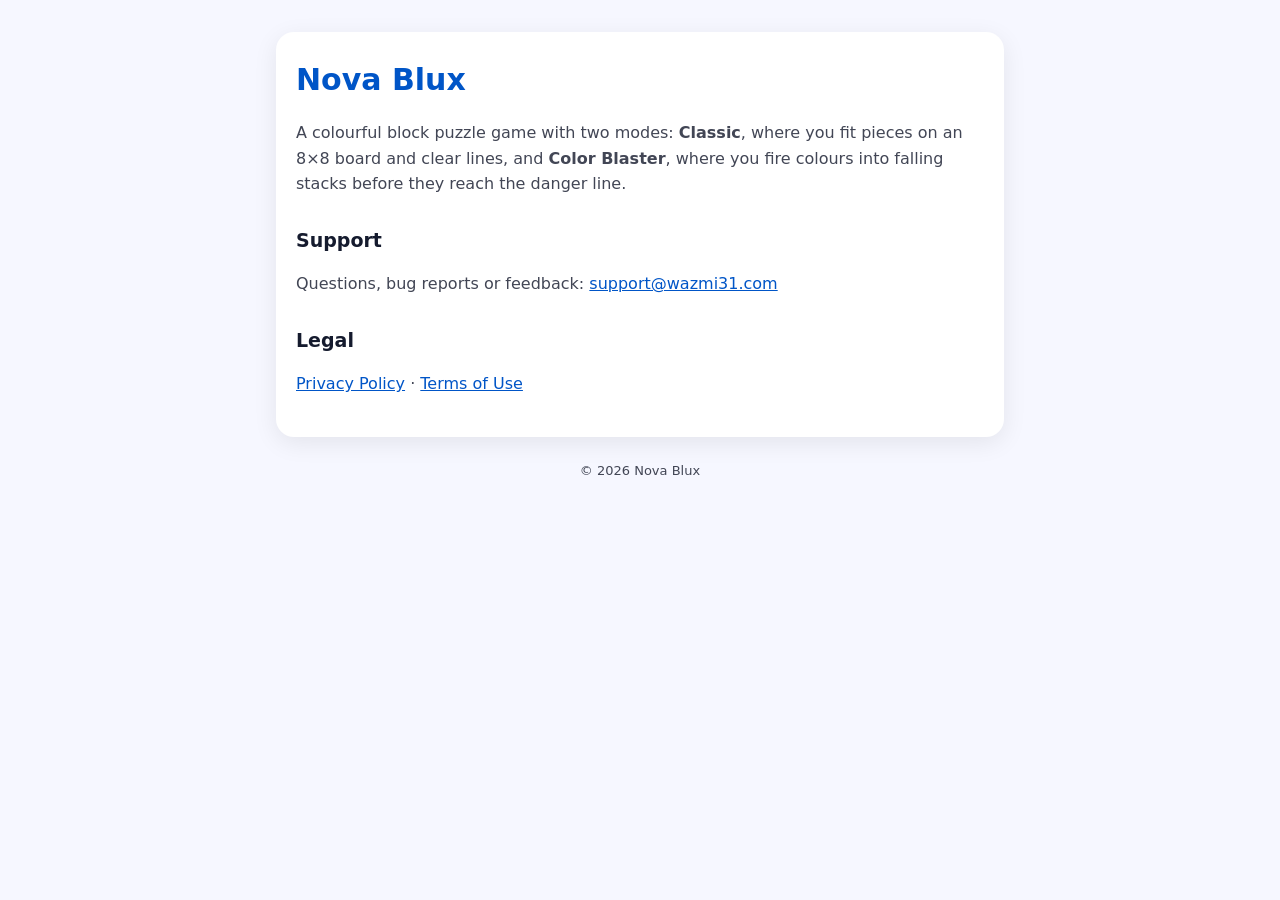
<file: index.html>
<!doctype html>
<html lang="en">
<head>
<meta charset="utf-8"><meta name="viewport" content="width=device-width, initial-scale=1">
<title>Nova Blux</title>
<meta name="description" content="Nova Blux: a colourful block puzzle game with two modes, Classic and Color Blaster.">
<link rel="stylesheet" href="style.css">
</head>
<body><main>
<div class="card">
<h1>Nova Blux</h1>
<p>A colourful block puzzle game with two modes: <b>Classic</b>, where you fit pieces on an 8×8 board and clear lines, and <b>Color Blaster</b>, where you fire colours into falling stacks before they reach the danger line.</p>
<h2>Support</h2>
<p>Questions, bug reports or feedback: <a href="mailto:support@wazmi31.com">support@wazmi31.com</a></p>
<h2>Legal</h2>
<p><a href="privacy.html">Privacy Policy</a> · <a href="terms.html">Terms of Use</a></p>
</div>
<footer>© 2026 Nova Blux</footer>
</main></body></html>
</file>
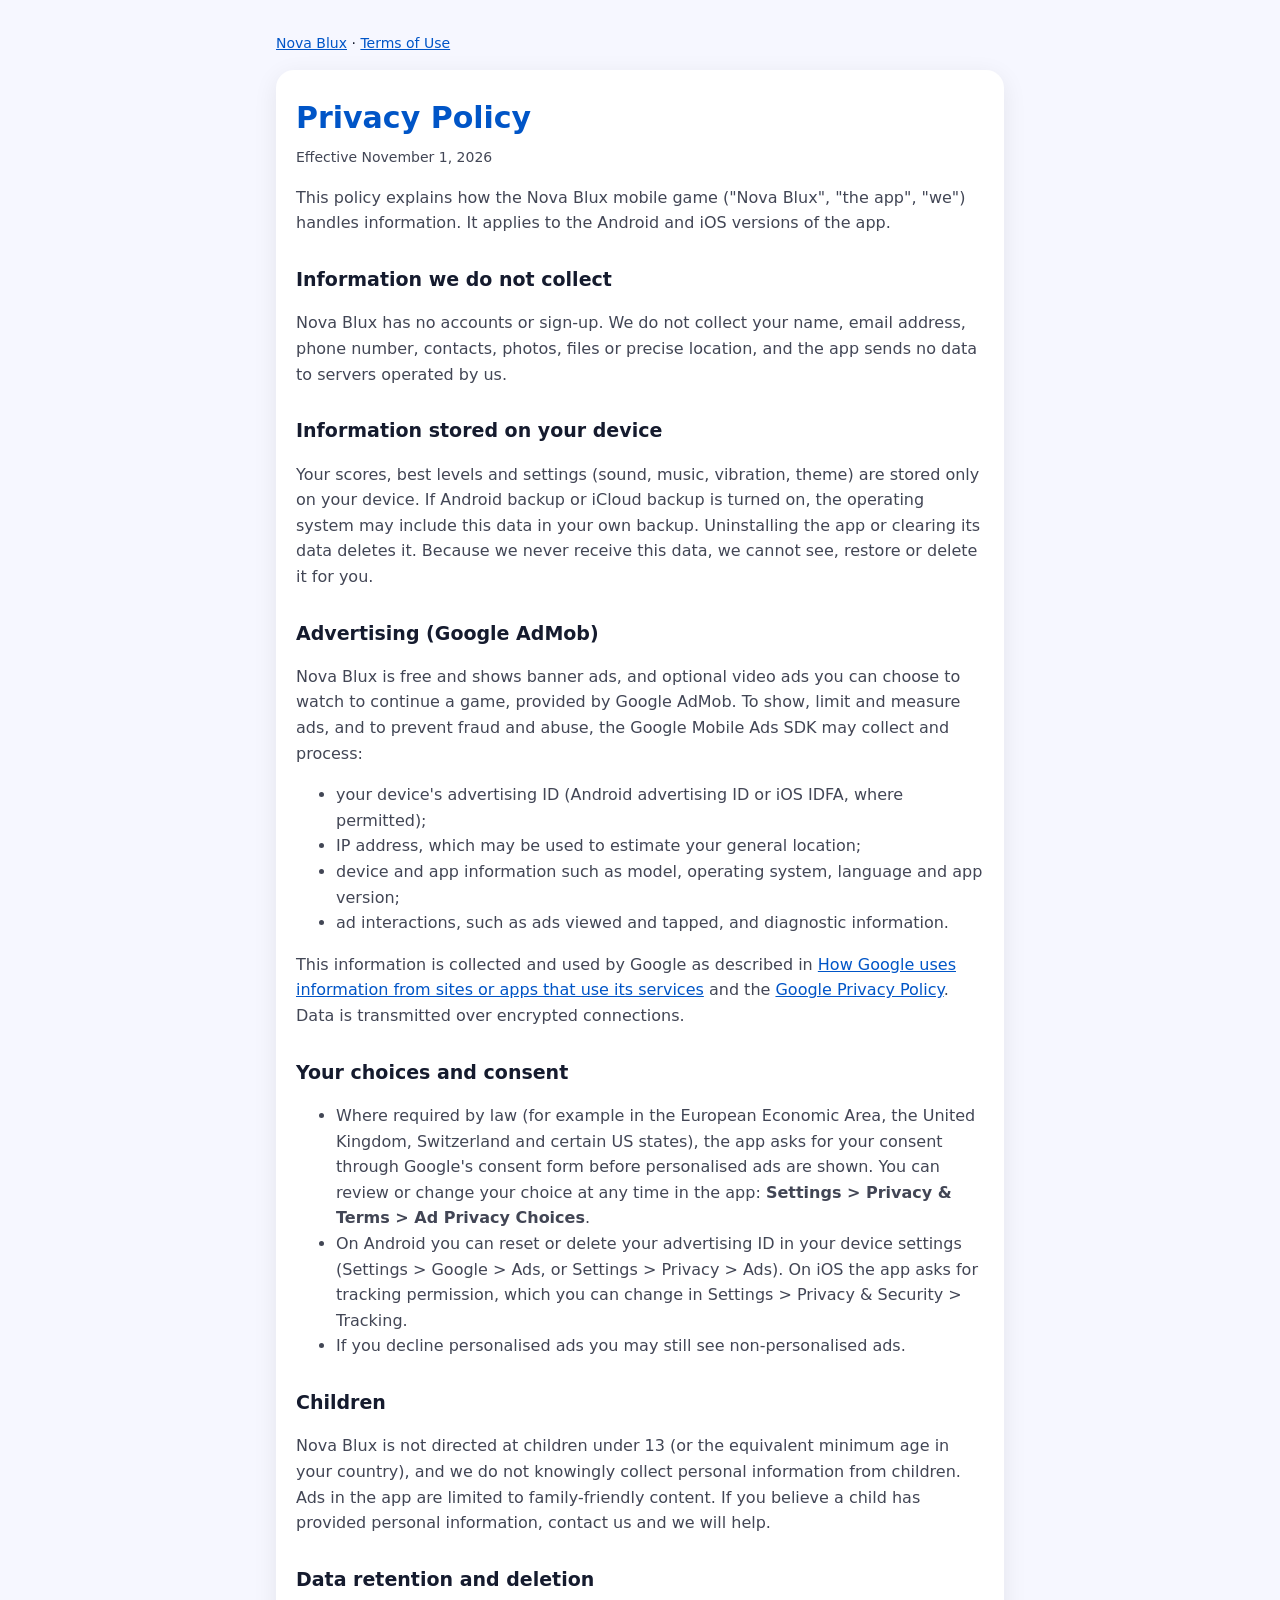
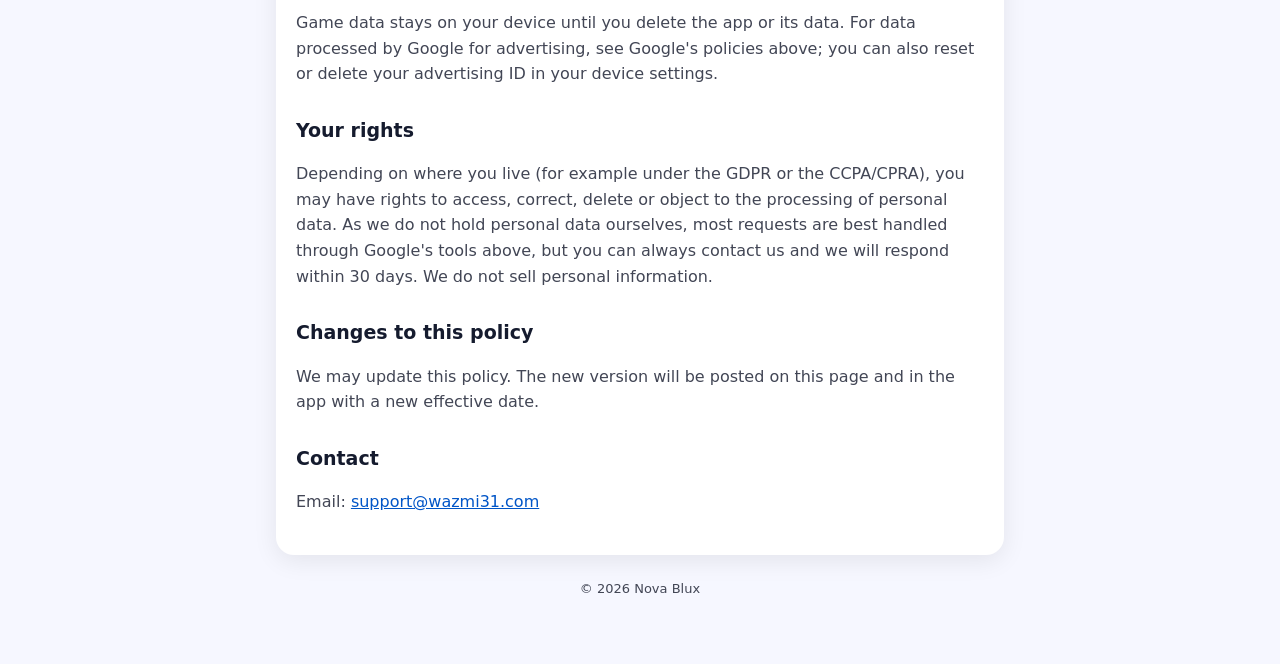
<file: privacy.html>
<!doctype html>
<html lang="en">
<head>
<meta charset="utf-8"><meta name="viewport" content="width=device-width, initial-scale=1">
<title>Nova Blux Privacy Policy</title>
<meta name="description" content="Privacy Policy for the Nova Blux block puzzle game for Android and iOS.">
<link rel="stylesheet" href="style.css">
</head>
<body><main>
<nav><a href="index.html">Nova Blux</a> · <a href="terms.html">Terms of Use</a></nav>
<div class="card">
<h1>Privacy Policy</h1>
<p class="eff">Effective November 1, 2026</p>
<p>This policy explains how the Nova Blux mobile game ("Nova Blux", "the app", "we") handles information. It applies to the Android and iOS versions of the app.</p>

<h2>Information we do not collect</h2>
<p>Nova Blux has no accounts or sign-up. We do not collect your name, email address, phone number, contacts, photos, files or precise location, and the app sends no data to servers operated by us.</p>

<h2>Information stored on your device</h2>
<p>Your scores, best levels and settings (sound, music, vibration, theme) are stored only on your device. If Android backup or iCloud backup is turned on, the operating system may include this data in your own backup. Uninstalling the app or clearing its data deletes it. Because we never receive this data, we cannot see, restore or delete it for you.</p>

<h2>Advertising (Google AdMob)</h2>
<p>Nova Blux is free and shows banner ads, and optional video ads you can choose to watch to continue a game, provided by Google AdMob. To show, limit and measure ads, and to prevent fraud and abuse, the Google Mobile Ads SDK may collect and process:</p>
<ul>
<li>your device's advertising ID (Android advertising ID or iOS IDFA, where permitted);</li>
<li>IP address, which may be used to estimate your general location;</li>
<li>device and app information such as model, operating system, language and app version;</li>
<li>ad interactions, such as ads viewed and tapped, and diagnostic information.</li>
</ul>
<p>This information is collected and used by Google as described in <a href="https://policies.google.com/technologies/partner-sites">How Google uses information from sites or apps that use its services</a> and the <a href="https://policies.google.com/privacy">Google Privacy Policy</a>. Data is transmitted over encrypted connections.</p>

<h2>Your choices and consent</h2>
<ul>
<li>Where required by law (for example in the European Economic Area, the United Kingdom, Switzerland and certain US states), the app asks for your consent through Google's consent form before personalised ads are shown. You can review or change your choice at any time in the app: <b>Settings &gt; Privacy &amp; Terms &gt; Ad Privacy Choices</b>.</li>
<li>On Android you can reset or delete your advertising ID in your device settings (Settings &gt; Google &gt; Ads, or Settings &gt; Privacy &gt; Ads). On iOS the app asks for tracking permission, which you can change in Settings &gt; Privacy &amp; Security &gt; Tracking.</li>
<li>If you decline personalised ads you may still see non-personalised ads.</li>
</ul>

<h2>Children</h2>
<p>Nova Blux is not directed at children under 13 (or the equivalent minimum age in your country), and we do not knowingly collect personal information from children. Ads in the app are limited to family-friendly content. If you believe a child has provided personal information, contact us and we will help.</p>

<h2>Data retention and deletion</h2>
<p>Game data stays on your device until you delete the app or its data. For data processed by Google for advertising, see Google's policies above; you can also reset or delete your advertising ID in your device settings.</p>

<h2>Your rights</h2>
<p>Depending on where you live (for example under the GDPR or the CCPA/CPRA), you may have rights to access, correct, delete or object to the processing of personal data. As we do not hold personal data ourselves, most requests are best handled through Google's tools above, but you can always contact us and we will respond within 30 days. We do not sell personal information.</p>

<h2>Changes to this policy</h2>
<p>We may update this policy. The new version will be posted on this page and in the app with a new effective date.</p>

<h2>Contact</h2>
<p>Email: <a href="mailto:support@wazmi31.com">support@wazmi31.com</a></p>
</div>
<footer>© 2026 Nova Blux</footer>
</main></body></html>
</file>
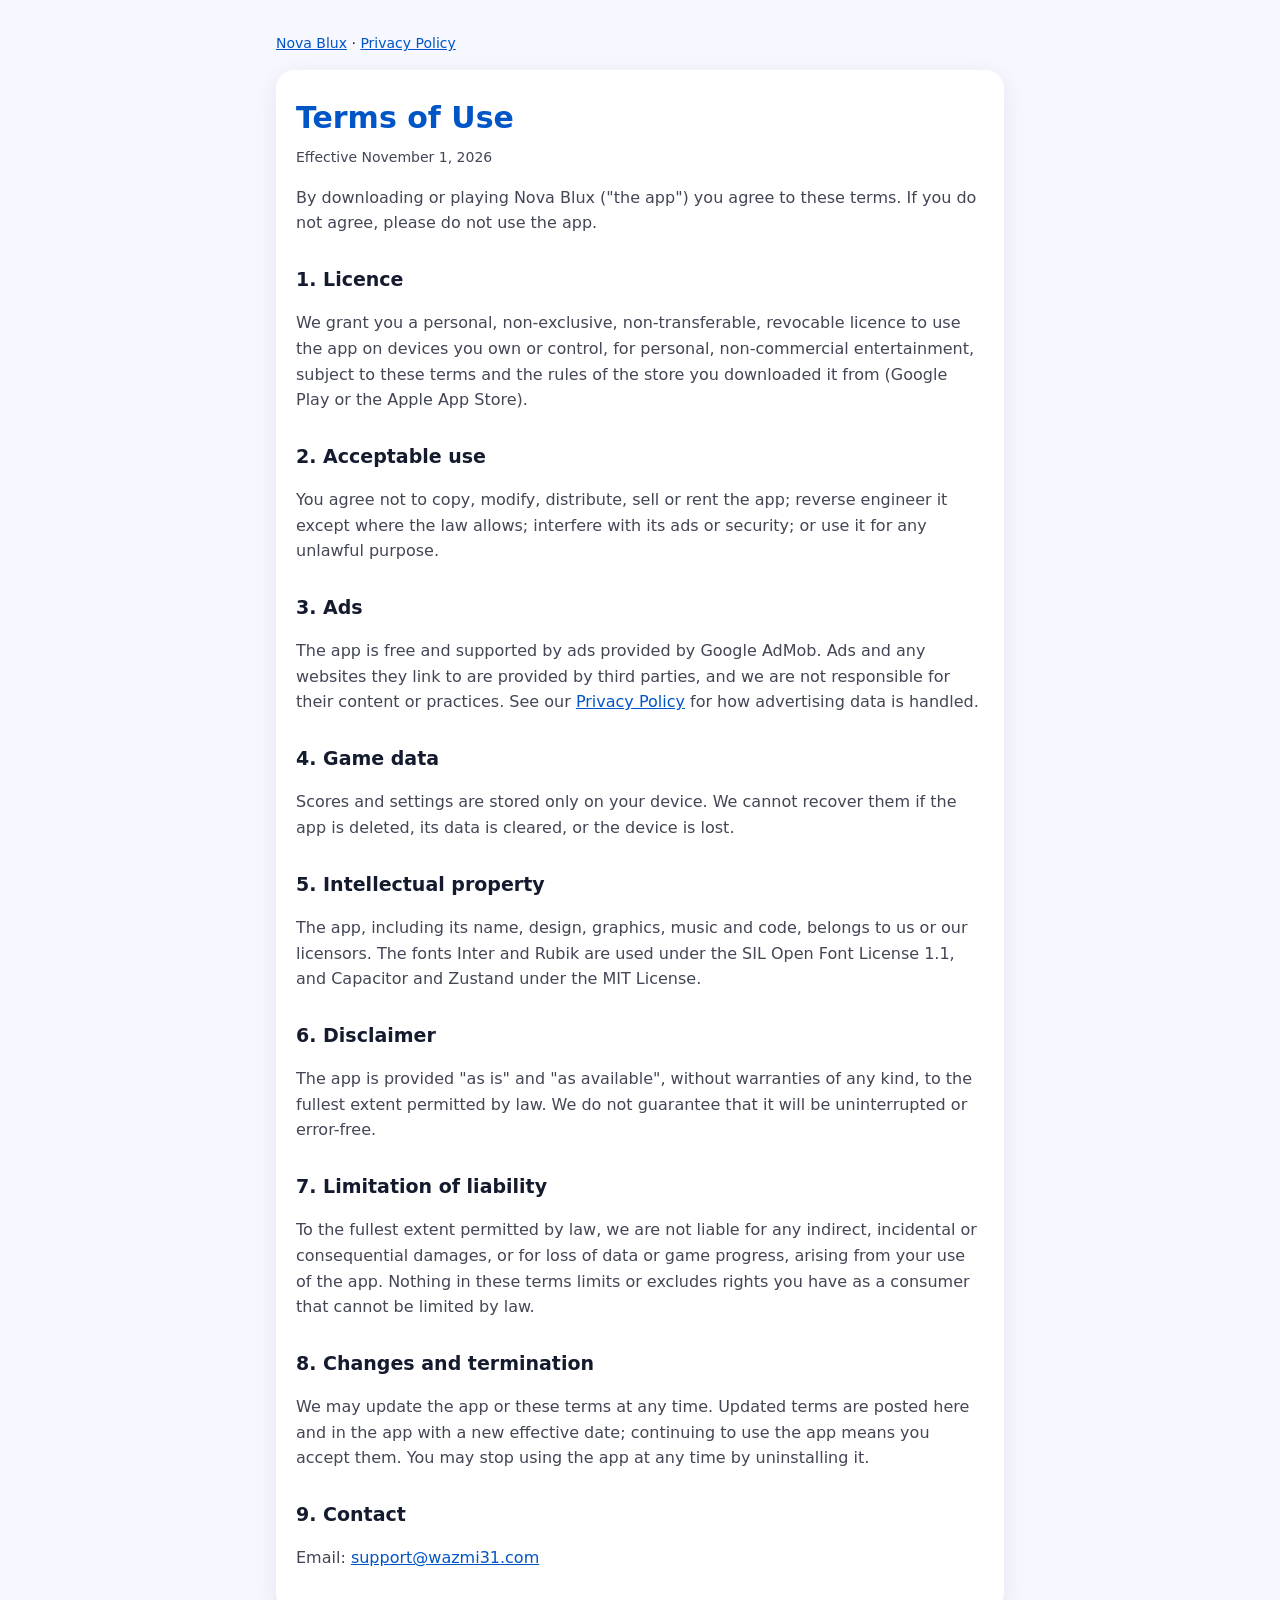
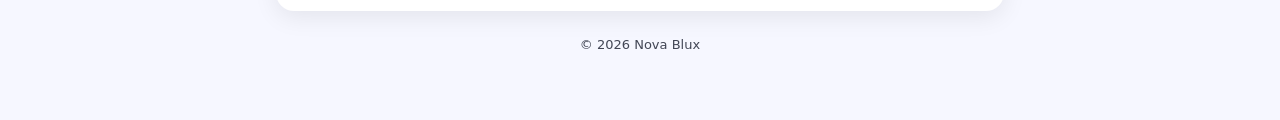
<file: terms.html>
<!doctype html>
<html lang="en">
<head>
<meta charset="utf-8"><meta name="viewport" content="width=device-width, initial-scale=1">
<title>Nova Blux Terms of Use</title>
<meta name="description" content="Terms of Use for the Nova Blux block puzzle game.">
<link rel="stylesheet" href="style.css">
</head>
<body><main>
<nav><a href="index.html">Nova Blux</a> · <a href="privacy.html">Privacy Policy</a></nav>
<div class="card">
<h1>Terms of Use</h1>
<p class="eff">Effective November 1, 2026</p>
<p>By downloading or playing Nova Blux ("the app") you agree to these terms. If you do not agree, please do not use the app.</p>

<h2>1. Licence</h2>
<p>We grant you a personal, non-exclusive, non-transferable, revocable licence to use the app on devices you own or control, for personal, non-commercial entertainment, subject to these terms and the rules of the store you downloaded it from (Google Play or the Apple App Store).</p>

<h2>2. Acceptable use</h2>
<p>You agree not to copy, modify, distribute, sell or rent the app; reverse engineer it except where the law allows; interfere with its ads or security; or use it for any unlawful purpose.</p>

<h2>3. Ads</h2>
<p>The app is free and supported by ads provided by Google AdMob. Ads and any websites they link to are provided by third parties, and we are not responsible for their content or practices. See our <a href="privacy.html">Privacy Policy</a> for how advertising data is handled.</p>

<h2>4. Game data</h2>
<p>Scores and settings are stored only on your device. We cannot recover them if the app is deleted, its data is cleared, or the device is lost.</p>

<h2>5. Intellectual property</h2>
<p>The app, including its name, design, graphics, music and code, belongs to us or our licensors. The fonts Inter and Rubik are used under the SIL Open Font License 1.1, and Capacitor and Zustand under the MIT License.</p>

<h2>6. Disclaimer</h2>
<p>The app is provided "as is" and "as available", without warranties of any kind, to the fullest extent permitted by law. We do not guarantee that it will be uninterrupted or error-free.</p>

<h2>7. Limitation of liability</h2>
<p>To the fullest extent permitted by law, we are not liable for any indirect, incidental or consequential damages, or for loss of data or game progress, arising from your use of the app. Nothing in these terms limits or excludes rights you have as a consumer that cannot be limited by law.</p>

<h2>8. Changes and termination</h2>
<p>We may update the app or these terms at any time. Updated terms are posted here and in the app with a new effective date; continuing to use the app means you accept them. You may stop using the app at any time by uninstalling it.</p>

<h2>9. Contact</h2>
<p>Email: <a href="mailto:support@wazmi31.com">support@wazmi31.com</a></p>
</div>
<footer>© 2026 Nova Blux</footer>
</main></body></html>
</file>
<file: style.css>
:root { color-scheme: light dark; --bg: #f6f7ff; --fg: #151b2e; --muted: #424655; --accent: #0055c7; --card: #fff; }
@media (prefers-color-scheme: dark) { :root { --bg: #0d1330; --fg: #eef0ff; --muted: #b9bfdc; --accent: #7db3ff; --card: #161d45; } }
* { box-sizing: border-box; }
body { margin: 0; background: var(--bg); color: var(--fg); font: 16px/1.6 system-ui, -apple-system, "Segoe UI", Roboto, sans-serif; }
main { max-width: 760px; margin: 0 auto; padding: 32px 16px 64px; }
.card { background: var(--card); border-radius: 18px; padding: 24px 20px; box-shadow: 0 6px 24px rgba(0,0,0,.08); }
h1 { margin: 0 0 4px; color: var(--accent); font-size: 30px; }
h2 { margin: 28px 0 6px; font-size: 19px; }
p, li { color: var(--muted); }
a { color: var(--accent); }
.eff { margin-top: 0; font-size: 14px; }
nav { margin-bottom: 16px; font-size: 14px; }
footer { margin-top: 24px; font-size: 13px; text-align: center; color: var(--muted); }
</file>
